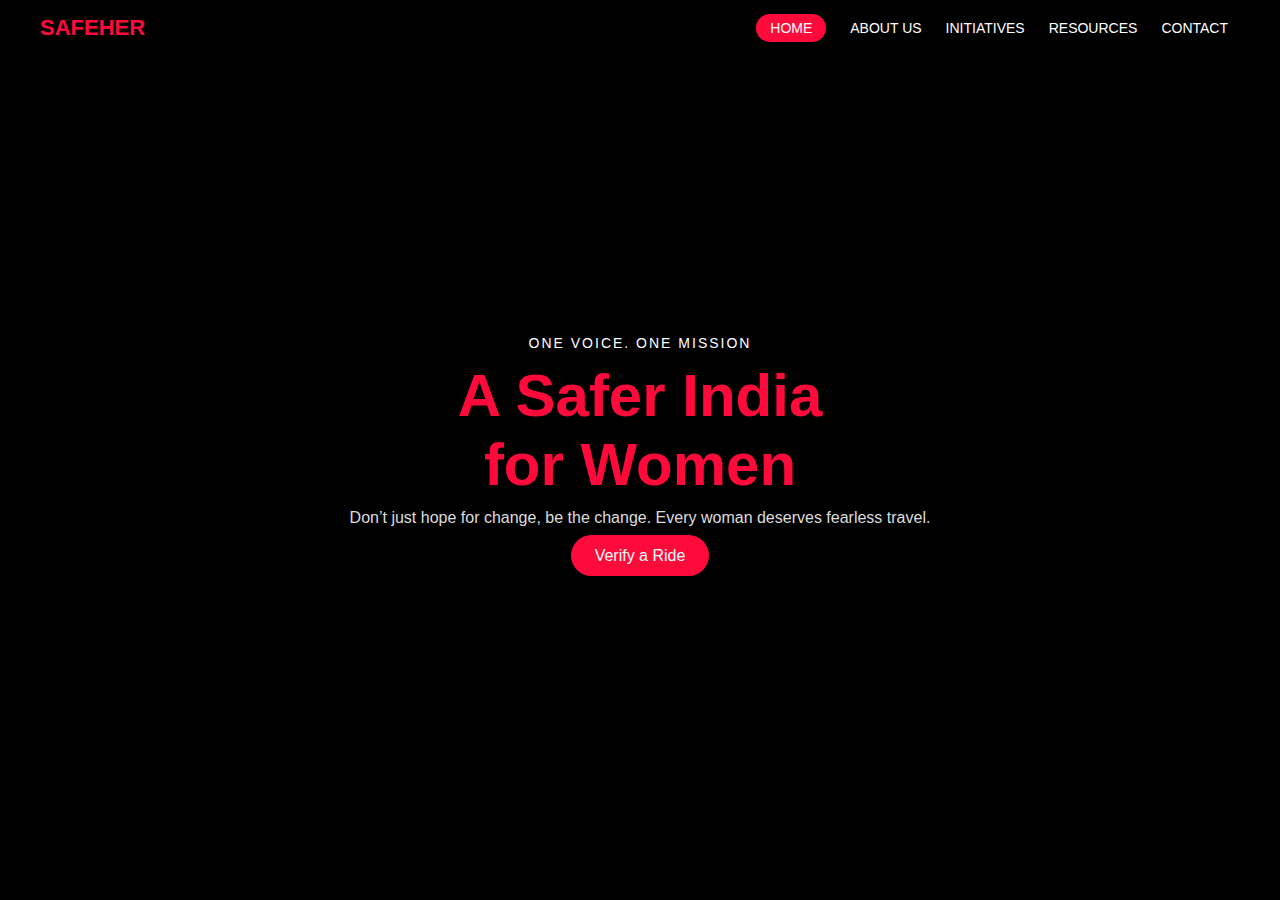
<file: index.html>
<!DOCTYPE html>
<html>
<head>
<title>SafeHer – A Safer India for Women</title>

<style>

/* ===== BASIC ===== */
*{
 margin:0;
 padding:0;
 box-sizing:border-box;
 font-family:Arial;
}

body{
 background:black;
 color:white;
}

/* ===== NAVBAR ===== */
nav{
 display:flex;
 justify-content:space-between;
 align-items:center;
 padding:15px 40px;
 position:absolute;
 width:100%;
 top:0;
 z-index:10;
}

.logo{
 font-size:22px;
 font-weight:bold;
 color:#ff0a3b;
}

nav ul{
 display:flex;
 list-style:none;
}

nav ul li{
 margin:0 12px;
}

nav a{
 color:white;
 text-decoration:none;
 font-size:14px;
}

nav .active{
 background:#ff0a3b;
 padding:6px 14px;
 border-radius:20px;
}

/* ===== HERO SECTION ===== */
.hero{
 height:100vh;
 background:
 linear-gradient(rgba(0,0,0,0.7),rgba(0,0,0,0.7)),
 url('https://images.pexels.com/photos/3810792/pexels-photo-3810792.jpeg');

 background-size:cover;
 background-position:center;

 display:flex;
 align-items:center;
 justify-content:center;
 text-align:center;
}

.content{
 width:70%;
}

.small{
 letter-spacing:2px;
 font-size:14px;
}

.main{
 font-size:60px;
 color:#ff0a3b;
 margin:10px 0;
}

.tag{
 font-size:16px;
 margin-bottom:20px;
 color:#ddd;
}

/* ===== BUTTONS ===== */
.btn{
 padding:12px 24px;
 margin:10px;
 border-radius:30px;
 text-decoration:none;
}

.primary{
 background:#ff0a3b;
 color:white;
}

.outline{
 border:1px solid #ff0a3b;
 color:#ff0a3b;
}

</style>
</head>

<body>

<!-- NAVBAR -->
<nav>

 <div class="logo">
   SAFEHER
 </div>

 <ul>
  <li><a class="active" href="#">HOME</a></li>
  <li><a href="#">ABOUT US</a></li>
  <li><a href="#">INITIATIVES</a></li>
  <li><a href="#">RESOURCES</a></li>
  <li><a href="#">CONTACT</a></li>
 </ul>

</nav>


<!-- HERO -->
<section class="hero" id="hero">

<div class="content">

 <p class="small">ONE VOICE. ONE MISSION</p>

 <h1 class="main">
  A Safer India<br>for Women
 </h1>

 <p class="tag">
 Don’t just hope for change, be the change.
 Every woman deserves fearless travel.
 </p>

 <a href="verify.html" class="btn primary">
  Verify a Ride
 </a>

</div>

</section>



</body>
</html>
</file>
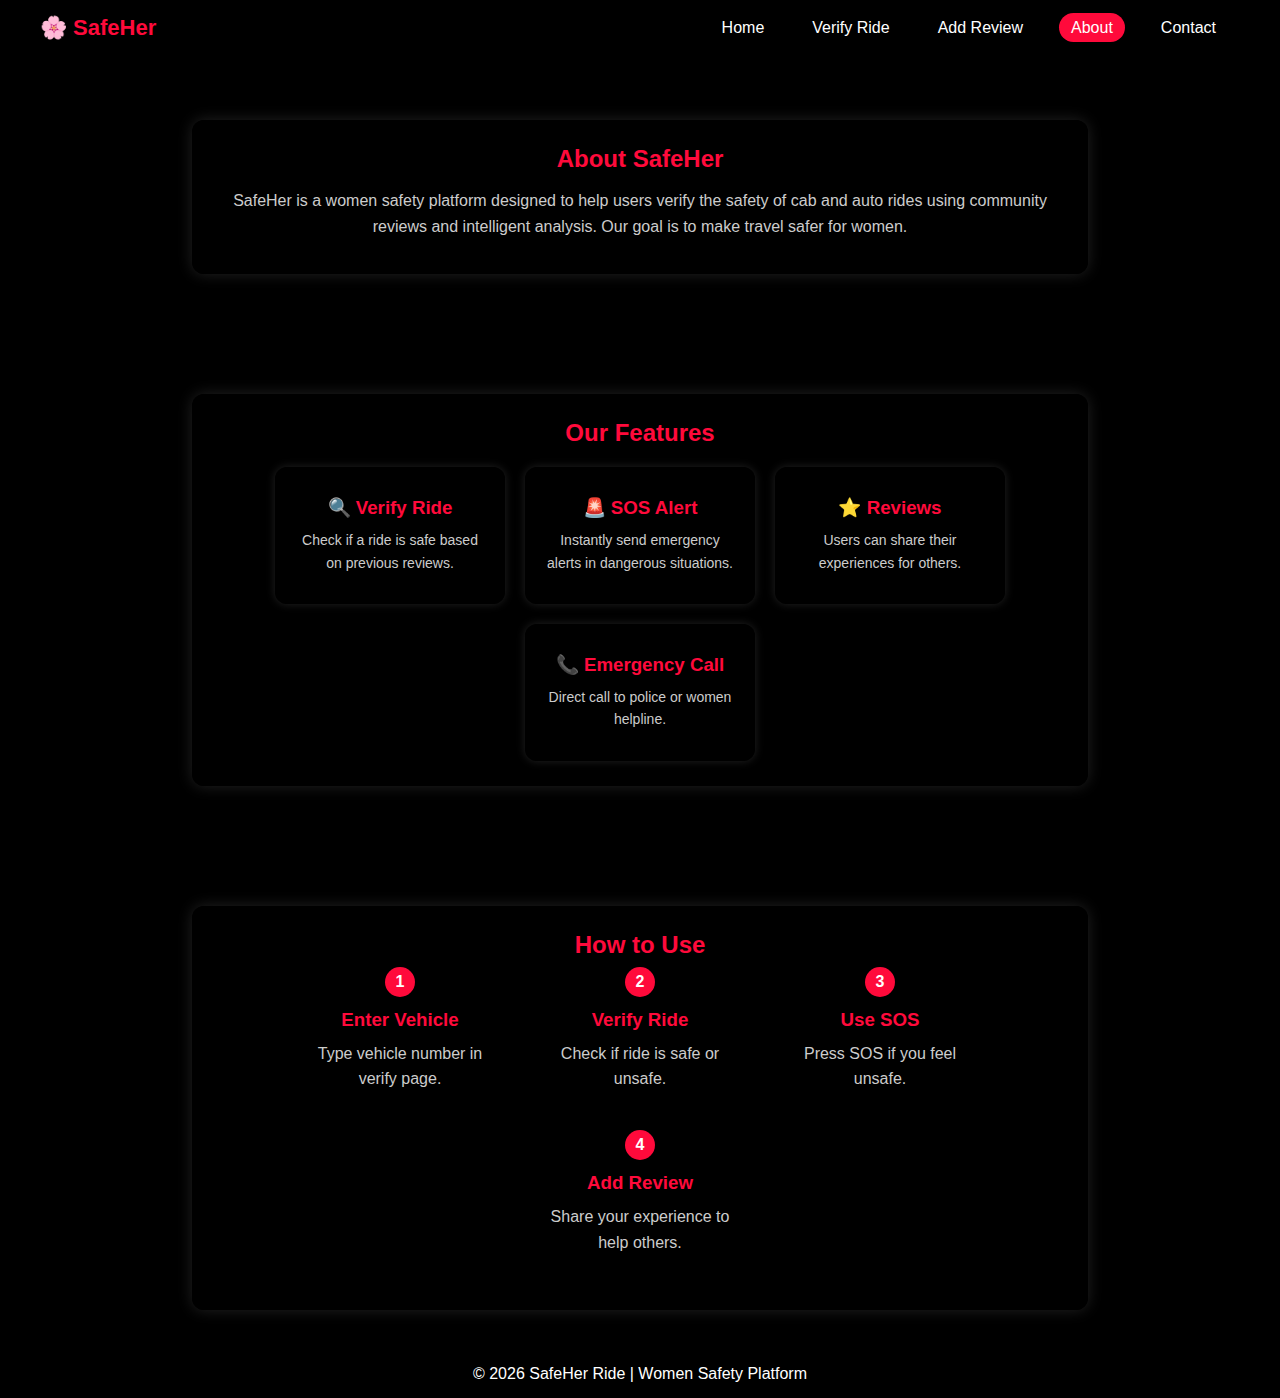
<file: about.html>
<!DOCTYPE html>
<html>
<head>
  <title>About SafeHer</title>
  <link rel="stylesheet" href="about.css">
</head>

<body>

<!-- ===== NAVBAR ===== -->
<nav>
  <div class="logo">🌸 SafeHer</div>

  <ul>
    <li><a href="index.html">Home</a></li>
    <li><a href="verify.html">Verify Ride</a></li>
    <li><a href="review.html">Add Review</a></li>
    <li><a href="about.html" class="active">About</a></li>
    <li><a href="contact.html">Contact</a></li>
  </ul>
</nav>

<!-- ===== ABOUT SECTION ===== -->
<div class="card">

  <h2>About SafeHer</h2>

  <p>
    SafeHer is a women safety platform designed to help users verify 
    the safety of cab and auto rides using community reviews and 
    intelligent analysis. Our goal is to make travel safer for women.
  </p>

</div>

<!-- ===== FEATURES ===== -->
<div class="card">

  <h2>Our Features</h2>

  <div class="features">

    <div class="feature-card">
      <h3>🔍 Verify Ride</h3>
      <p>Check if a ride is safe based on previous reviews.</p>
    </div>

    <div class="feature-card">
      <h3>🚨 SOS Alert</h3>
      <p>Instantly send emergency alerts in dangerous situations.</p>
    </div>

    <div class="feature-card">
      <h3>⭐ Reviews</h3>
      <p>Users can share their experiences for others.</p>
    </div>

    <div class="feature-card">
      <h3>📞 Emergency Call</h3>
      <p>Direct call to police or women helpline.</p>
    </div>

  </div>

</div>

<!-- ===== HOW TO USE ===== -->
<div class="card">

  <h2>How to Use</h2>

  <div class="steps">

    <div class="step-box">
      <div class="step-number">1</div>
      <h3>Enter Vehicle</h3>
      <p>Type vehicle number in verify page.</p>
    </div>

    <div class="step-box">
      <div class="step-number">2</div>
      <h3>Verify Ride</h3>
      <p>Check if ride is safe or unsafe.</p>
    </div>

    <div class="step-box">
      <div class="step-number">3</div>
      <h3>Use SOS</h3>
      <p>Press SOS if you feel unsafe.</p>
    </div>

    <div class="step-box">
      <div class="step-number">4</div>
      <h3>Add Review</h3>
      <p>Share your experience to help others.</p>
    </div>

  </div>

</div>

<!-- ===== FOOTER ===== -->
<footer>
  <p>© 2026 SafeHer Ride | Women Safety Platform</p>
</footer>

</body>
</html>
</file>
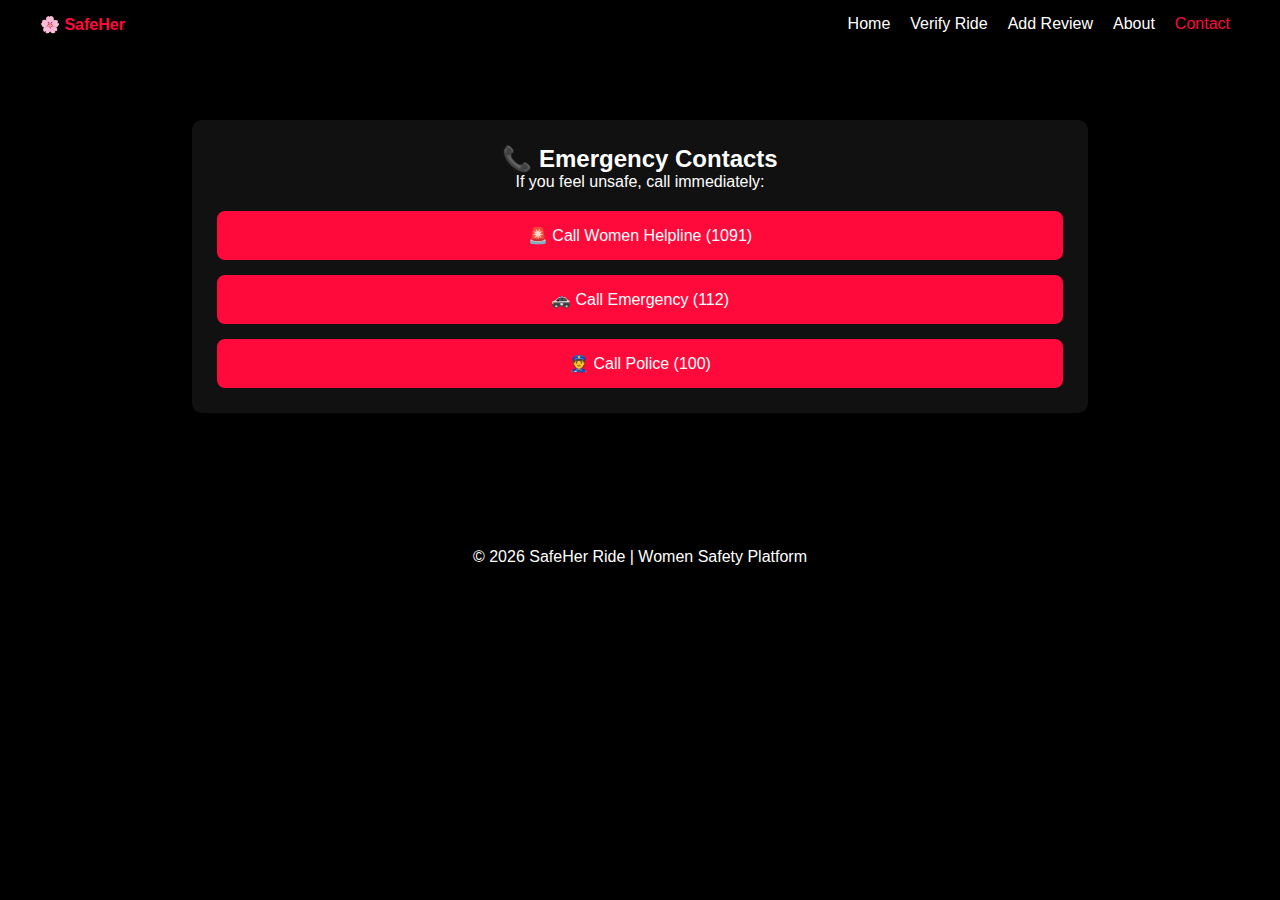
<file: contact.html>
<!DOCTYPE html>
<html>
<head>
  <title>Contact</title>
  <link rel="stylesheet" href="contact.css">
</head>

<body>

<!-- NAVBAR -->
<nav>
  <div class="logo">🌸 SafeHer</div>
  <ul>
    <li><a href="index.html">Home</a></li>
    <li><a href="verify.html">Verify Ride</a></li>
    <li><a href="review.html">Add Review</a></li>
    <li><a href="about.html">About</a></li>
    <li><a href="contact.html" class="active">Contact</a></li>
  </ul>
</nav>

<!-- CONTACT CARD -->
<div class="card">

  <h2>📞 Emergency Contacts</h2>

  <p>If you feel unsafe, call immediately:</p>

  <div class="contact-buttons">

    <a href="tel:1091" class="call-btn">
      🚨 Call Women Helpline (1091)
    </a>

    <a href="tel:112" class="call-btn">
      🚓 Call Emergency (112)
    </a>

    <a href="tel:100" class="call-btn">
      👮 Call Police (100)
    </a>

  </div>

</div>

<!-- FOOTER -->
<footer>
  <p>© 2026 SafeHer Ride | Women Safety Platform</p>
</footer>

</body>
</html>
</file>
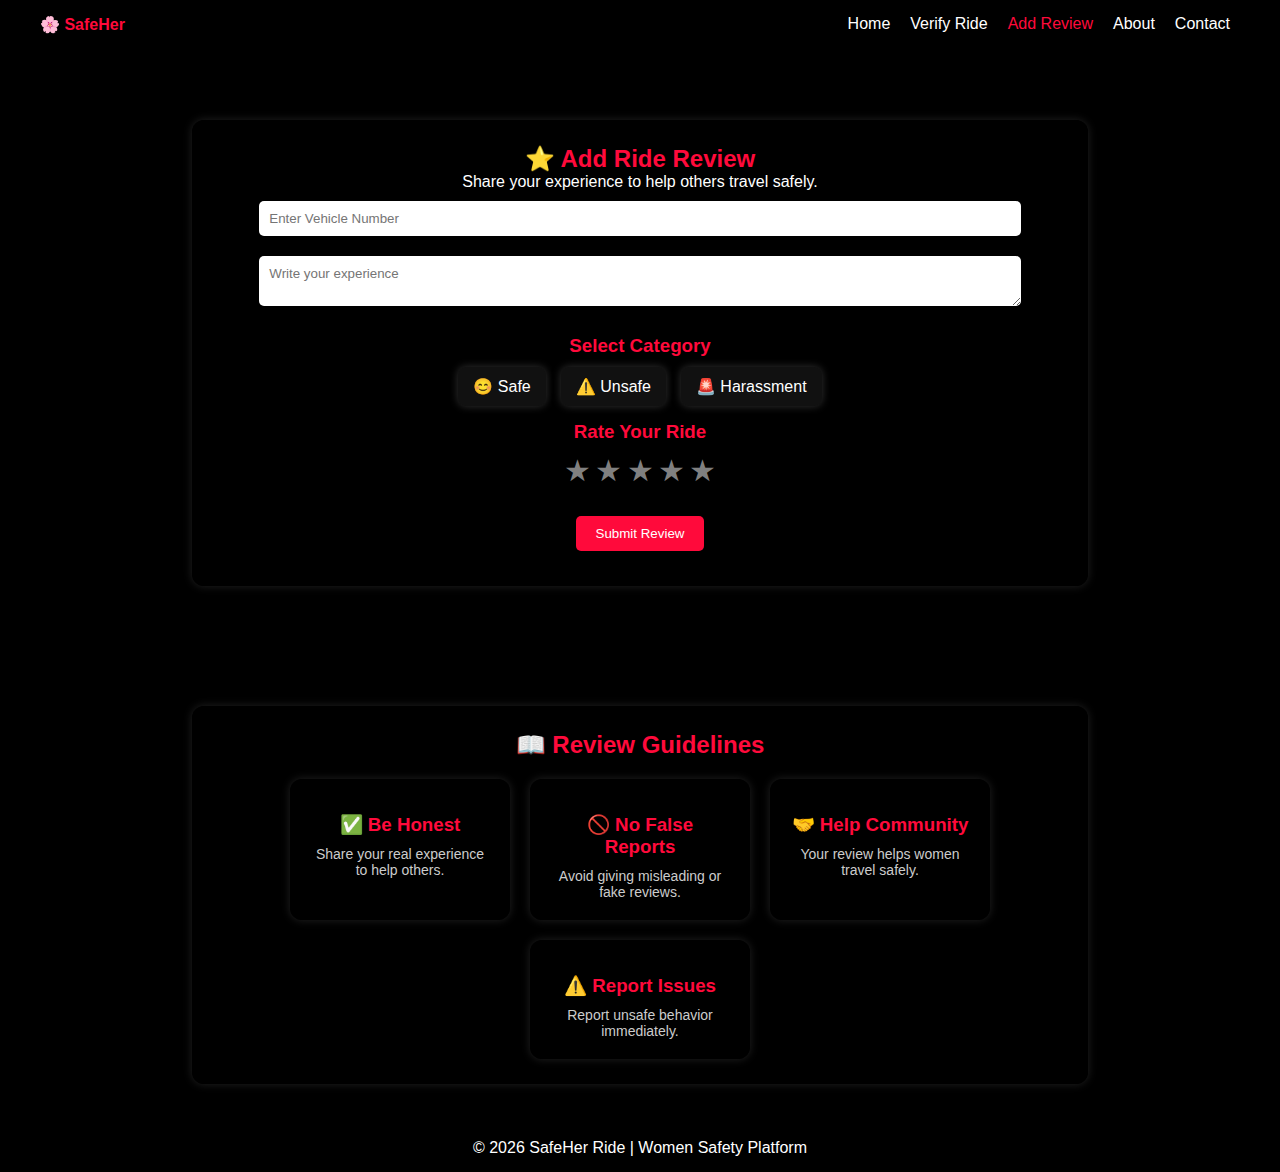
<file: review.html>
<!DOCTYPE html>
<html>
<head>
  <title>Add Review</title>
  <link rel="stylesheet" href="review.css">
</head>

<body>

<!-- ===== NAVBAR ===== -->
<nav>
  <div class="logo">🌸 SafeHer</div>

  <ul>
    <li><a href="index.html">Home</a></li>
    <li><a href="verify.html">Verify Ride</a></li>
    <li><a href="review.html" class="active">Add Review</a></li>
    <li><a href="about.html">About</a></li>
    <li><a href="contact.html">Contact</a></li>
  </ul>
</nav>

<!-- ===== REVIEW FORM ===== -->
<div class="card">

  <h2>⭐ Add Ride Review</h2>

  <p>Share your experience to help others travel safely.</p>

  <input id="vno" placeholder="Enter Vehicle Number">

  <textarea id="text" placeholder="Write your experience"></textarea>

  <!-- CATEGORY -->
  <h3>Select Category</h3>

  <div class="review-type">
    <div class="type-box" onclick="selectType('safe', this)">😊 Safe</div>
    <div class="type-box" onclick="selectType('unsafe', this)">⚠️ Unsafe</div>
    <div class="type-box" onclick="selectType('harassment', this)">🚨 Harassment</div>
  </div>

  <input type="hidden" id="label">

  <!-- RATING -->
  <h3>Rate Your Ride</h3>

  <div class="stars">
    <span onclick="rate(1)">★</span>
    <span onclick="rate(2)">★</span>
    <span onclick="rate(3)">★</span>
    <span onclick="rate(4)">★</span>
    <span onclick="rate(5)">★</span>
  </div>

  <input type="hidden" id="rating">

  <br>

  <button onclick="addReview()">Submit Review</button>

  <p id="msg"></p>

</div>

<!-- ===== GUIDELINES ===== -->
<div class="card">

  <h2>📖 Review Guidelines</h2>

  <div class="guidelines">

    <div class="guide-box">
      <h3>✅ Be Honest</h3>
      <p>Share your real experience to help others.</p>
    </div>

    <div class="guide-box">
      <h3>🚫 No False Reports</h3>
      <p>Avoid giving misleading or fake reviews.</p>
    </div>

    <div class="guide-box">
      <h3>🤝 Help Community</h3>
      <p>Your review helps women travel safely.</p>
    </div>

    <div class="guide-box">
      <h3>⚠️ Report Issues</h3>
      <p>Report unsafe behavior immediately.</p>
    </div>

  </div>

</div>

<!-- ===== FOOTER ===== -->
<footer>
  <p>© 2026 SafeHer Ride | Women Safety Platform</p>
</footer>

<script src="script.js"></script>

</body>
</html>
</file>
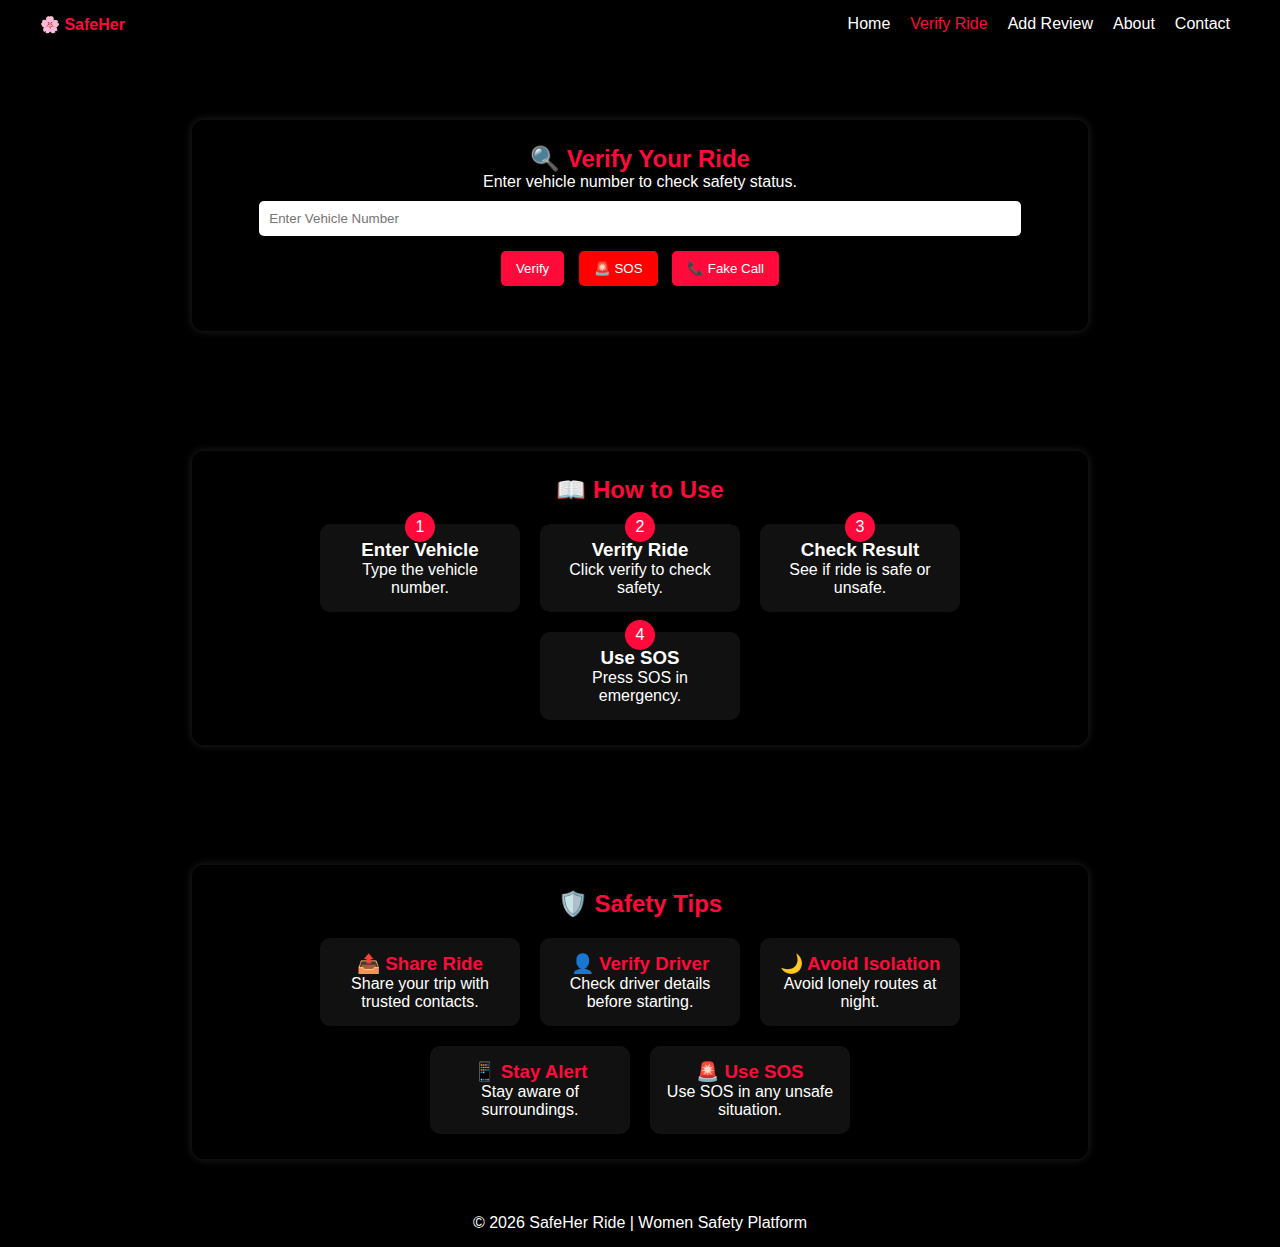
<file: verify.html>
<!DOCTYPE html>
<html>
<head>
  <title>Verify Ride</title>
  <link rel="stylesheet" href="verify.css">
</head>

<body>

<!-- ===== NAVBAR ===== -->
<nav>
  <div class="logo">🌸 SafeHer</div>

  <ul>
    <li><a href="index.html">Home</a></li>
    <li><a href="verify.html" class="active">Verify Ride</a></li>
    <li><a href="review.html">Add Review</a></li>
    <li><a href="about.html">About</a></li>
    <li><a href="contact.html">Contact</a></li>
  </ul>
</nav>

<!-- ===== VERIFY CARD ===== -->
<div class="card">

  <h2>🔍 Verify Your Ride</h2>

  <p>Enter vehicle number to check safety status.</p>

  <input id="vehicle" placeholder="Enter Vehicle Number">

  <button onclick="verifyRide()">Verify</button>

  <button class="sos" onclick="sendSOS()">🚨 SOS</button>

  <button onclick="fakeCall()">📞 Fake Call</button>

  <div id="result"></div>

</div>

<!-- ===== HOW TO USE ===== -->
<div class="card">

  <h2>📖 How to Use</h2>

  <div class="steps">

    <div class="step-box">
      <div class="step-number">1</div>
      <h3>Enter Vehicle</h3>
      <p>Type the vehicle number.</p>
    </div>

    <div class="step-box">
      <div class="step-number">2</div>
      <h3>Verify Ride</h3>
      <p>Click verify to check safety.</p>
    </div>

    <div class="step-box">
      <div class="step-number">3</div>
      <h3>Check Result</h3>
      <p>See if ride is safe or unsafe.</p>
    </div>

    <div class="step-box">
      <div class="step-number">4</div>
      <h3>Use SOS</h3>
      <p>Press SOS in emergency.</p>
    </div>

  </div>

</div>

<!-- ===== SAFETY TIPS ===== -->
<div class="card">

  <h2>🛡️ Safety Tips</h2>

  <div class="tips-grid">

    <div class="tip-box">
      <h3>📤 Share Ride</h3>
      <p>Share your trip with trusted contacts.</p>
    </div>

    <div class="tip-box">
      <h3>👤 Verify Driver</h3>
      <p>Check driver details before starting.</p>
    </div>

    <div class="tip-box">
      <h3>🌙 Avoid Isolation</h3>
      <p>Avoid lonely routes at night.</p>
    </div>

    <div class="tip-box">
      <h3>📱 Stay Alert</h3>
      <p>Stay aware of surroundings.</p>
    </div>

    <div class="tip-box">
      <h3>🚨 Use SOS</h3>
      <p>Use SOS in any unsafe situation.</p>
    </div>

  </div>

</div>

<!-- ===== FOOTER ===== -->
<footer>
  <p>© 2026 SafeHer Ride | Women Safety Platform</p>
</footer>

<script src="script.js"></script>

</body>
</html>
</file>
<file: about.css>
/* ===== BASIC ===== */
*{
 margin:0;
 padding:0;
 box-sizing:border-box;
 font-family:Arial;
}

body{
 background:black;
 color:white;
}

/* ===== NAVBAR ===== */
nav{
 display:flex;
 justify-content:space-between;
 align-items:center;
 padding:15px 40px;
 position:fixed;
 width:100%;
 top:0;
 background:black;
 z-index:1000;
}

.logo{
 font-size:22px;
 font-weight:bold;
 color:#ff0a3b;
}

nav ul{
 display:flex;
 list-style:none;
}

nav ul li{
 margin:0 12px;
}

nav a{
 color:white;
 text-decoration:none;
 padding:6px 12px;
 border-radius:20px;
}

nav a:hover{
 color:#ff0a3b;
}

nav a.active{
 background:#ff0a3b;
 color:white;
}

/* ===== CARD ===== */
.card{
 width:70%;
 margin:120px auto 40px;
 background:rgba(0,0,0,0.8);
 padding:25px;
 border-radius:12px;
 box-shadow:0 0 15px #222;
 text-align:center;
}

/* ===== HEADINGS ===== */
.card h2{
 color:#ff0a3b;
 margin-bottom:15px;
}

.card h3{
 color:#ff0a3b;
 margin-top:10px;
}

/* ===== TEXT ===== */
.card p{
 color:#ccc;
 margin:10px 0;
 line-height:1.6;
}

/* ===== FEATURES ===== */
.features{
 display:flex;
 flex-wrap:wrap;
 justify-content:center;
 gap:20px;
 margin-top:20px;
}

.feature-card{
 background:rgba(0,0,0,0.7);
 padding:20px;
 width:230px;
 border-radius:12px;
 box-shadow:0 0 10px #222;
 transition:0.3s;
 position:relative;
 overflow:hidden;
}

.feature-card:hover{
 transform:translateY(-8px);
 box-shadow:0 0 20px #ff0a3b;
}

.feature-card h3{
 color:#ff0a3b;
 margin-bottom:10px;
}

.feature-card p{
 color:#ccc;
 font-size:14px;
}

/* Glow Animation */
.feature-card::before{
 content:"";
 position:absolute;
 top:0;
 left:-100%;
 width:100%;
 height:100%;
 background:linear-gradient(90deg,transparent,#ff0a3b,transparent);
 transition:0.5s;
}

.feature-card:hover::before{
 left:100%;
}

/* ===== STEPS ===== */
.steps{
 display:flex;
 flex-wrap:wrap;
 justify-content:center;
 gap:20px;
 margin-top:20px;
}

.step-box{
 background:rgba(0,0,0,0.7);
 padding:20px;
 width:220px;
 border-radius:10px;
 position:relative;
 transition:0.3s;
}

.step-box:hover{
 transform:translateY(-8px);
 box-shadow:0 0 15px #ff0a3b;
}

.step-number{
 position:absolute;
 top:-12px;
 left:50%;
 transform:translateX(-50%);
 background:#ff0a3b;
 width:30px;
 height:30px;
 border-radius:50%;
 display:flex;
 align-items:center;
 justify-content:center;
 font-weight:bold;
}

/* ===== FOOTER ===== */
footer{
 background:black;
 text-align:center;
 padding:15px;
 margin-top:20px;
}

/* ===== RESPONSIVE ===== */
@media(max-width:768px){
 .card{
  width:90%;
 }

 .feature-card,
 .step-box{
  width:90%;
 }
}
</file>
<file: contact.css>
/* ===== BASIC ===== */
*{
 margin:0;
 padding:0;
 box-sizing:border-box;
 font-family:Arial;
}

body{
 background:black;
 color:white;
}

/* NAVBAR */
nav{
 display:flex;
 justify-content:space-between;
 padding:15px 40px;
 position:fixed;
 width:100%;
 top:0;
 background:black;
}

.logo{
 color:#ff0a3b;
 font-weight:bold;
}

nav ul{
 display:flex;
 list-style:none;
}

nav ul li{
 margin:0 10px;
}

nav a{
 color:white;
 text-decoration:none;
}

.active{
 color:#ff0a3b;
}

/* CARD */
.card{
 width:70%;
 margin:120px auto;
 background:#111;
 padding:25px;
 border-radius:10px;
 text-align:center;
}

/* BUTTONS */
.contact-buttons{
 display:flex;
 flex-direction:column;
 gap:15px;
 margin-top:20px;
}

.call-btn{
 display:block;
 padding:15px;
 background:#ff0a3b;
 color:white;
 text-decoration:none;
 border-radius:8px;
 font-size:16px;
 transition:0.3s;
}

.call-btn:hover{
 background:#ff2c5c;
 transform:scale(1.05);
}

/* FOOTER */
footer{
 text-align:center;
 padding:15px;
}
</file>
<file: review.css>
/* ===== BASIC ===== */
*{
 margin:0;
 padding:0;
 box-sizing:border-box;
 font-family:Arial;
}

body{
 background:black;
 color:white;
}

/* ===== NAVBAR ===== */
nav{
 display:flex;
 justify-content:space-between;
 padding:15px 40px;
 position:fixed;
 width:100%;
 top:0;
 background:black;
}

.logo{
 color:#ff0a3b;
 font-weight:bold;
}

nav ul{
 display:flex;
 list-style:none;
}

nav ul li{
 margin:0 10px;
}

nav a{
 color:white;
 text-decoration:none;
}

nav a.active{
 color:#ff0a3b;
}

/* ===== CARD ===== */
.card{
 width:70%;
 margin:120px auto 40px;
 background:rgba(0,0,0,0.8);
 padding:25px;
 border-radius:12px;
 text-align:center;
 box-shadow:0 0 10px #222;
}

.card h2{
 color:#ff0a3b;
}

.card h3{
 color:#ff0a3b;
 margin-top:15px;
}

/* ===== INPUT ===== */
input, textarea{
 width:90%;
 padding:10px;
 margin:10px;
 border-radius:5px;
 border:none;
}

/* ===== CATEGORY ===== */
.review-type{
 display:flex;
 justify-content:center;
 gap:15px;
 flex-wrap:wrap;
 margin-top:10px;
}

.type-box{
 background:#111;
 padding:10px 15px;
 border-radius:8px;
 cursor:pointer;
 box-shadow:0 0 8px #333;
 transition:0.3s;
}

.type-box:hover{
 background:#ff0a3b;
}

.type-box.active{
 background:#ff0a3b;
}

/* ===== STARS ===== */
.stars{
 margin:10px 0;
}

.stars span{
 font-size:30px;
 cursor:pointer;
 color:gray;
}

.stars .active{
 color:gold;
}

/* ===== BUTTON ===== */
button{
 padding:10px 20px;
 background:#ff0a3b;
 color:white;
 border:none;
 border-radius:5px;
}

button:hover{
 opacity:0.8;
 cursor:pointer;
}

/* ===== MESSAGE ===== */
#msg{
 margin-top:10px;
}

/* ===== GUIDELINES ===== */
.guidelines{
 display:flex;
 flex-wrap:wrap;
 justify-content:center;
 gap:20px;
 margin-top:20px;
}

.guide-box{
 background:rgba(0,0,0,0.7);
 padding:20px;
 width:220px;
 border-radius:12px;
 text-align:center;
 box-shadow:0 0 10px #222;
 transition:0.3s;
 position:relative;
 overflow:hidden;
}

.guide-box:hover{
 transform:translateY(-6px);
 box-shadow:0 0 15px #ff0a3b;
}

.guide-box h3{
 color:#ff0a3b;
 margin-bottom:10px;
}

.guide-box p{
 color:#ccc;
 font-size:14px;
}

/* Glow Animation */
.guide-box::before{
 content:"";
 position:absolute;
 top:0;
 left:-100%;
 width:100%;
 height:100%;
 background:linear-gradient(90deg,transparent,#ff0a3b,transparent);
 transition:0.5s;
}

.guide-box:hover::before{
 left:100%;
}

/* ===== FOOTER ===== */
footer{
 text-align:center;
 padding:15px;
}

/* ===== RESPONSIVE ===== */
@media(max-width:768px){
 .card{
  width:90%;
 }

 .guide-box{
  width:90%;
 }
}
</file>
<file: verify.css>
/* ===== BASIC ===== */
*{
 margin:0;
 padding:0;
 box-sizing:border-box;
 font-family:Arial;
}

body{
 background:black;
 color:white;
}

/* ===== NAVBAR ===== */
nav{
 display:flex;
 justify-content:space-between;
 padding:15px 40px;
 position:fixed;
 width:100%;
 top:0;
 background:black;
}

.logo{
 color:#ff0a3b;
 font-weight:bold;
}

nav ul{
 display:flex;
 list-style:none;
}

nav ul li{
 margin:0 10px;
}

nav a{
 color:white;
 text-decoration:none;
}

nav a.active{
 color:#ff0a3b;
}

/* ===== CARD ===== */
.card{
 width:70%;
 margin:120px auto 40px;
 background:rgba(0,0,0,0.8);
 padding:25px;
 border-radius:12px;
 text-align:center;
 box-shadow:0 0 10px #222;
}

.card h2{
 color:#ff0a3b;
}

/* ===== INPUT ===== */
input{
 width:90%;
 padding:10px;
 margin:10px;
 border-radius:5px;
 border:none;
}

/* ===== BUTTON ===== */
button{
 padding:10px 15px;
 margin:5px;
 background:#ff0a3b;
 color:white;
 border:none;
 border-radius:5px;
}

button:hover{
 opacity:0.8;
 cursor:pointer;
}

.sos{
 background:red;
}

/* ===== RESULT ===== */
#result{
 margin-top:15px;
 font-size:18px;
 font-weight:bold;
}

/* ===== STEPS ===== */
.steps{
 display:flex;
 flex-wrap:wrap;
 justify-content:center;
 gap:20px;
 margin-top:20px;
}

.step-box{
 background:#111;
 padding:15px;
 width:200px;
 border-radius:10px;
 position:relative;
 transition:0.3s;
}

.step-box:hover{
 transform:translateY(-6px);
 box-shadow:0 0 15px #ff0a3b;
}

.step-number{
 position:absolute;
 top:-12px;
 left:50%;
 transform:translateX(-50%);
 background:#ff0a3b;
 width:30px;
 height:30px;
 border-radius:50%;
 display:flex;
 align-items:center;
 justify-content:center;
}

/* ===== TIPS ===== */
.tips-grid{
 display:flex;
 flex-wrap:wrap;
 justify-content:center;
 gap:20px;
 margin-top:20px;
}

.tip-box{
 background:#111;
 padding:15px;
 width:200px;
 border-radius:10px;
 transition:0.3s;
}

.tip-box:hover{
 transform:translateY(-6px);
 box-shadow:0 0 15px #ff0a3b;
}

.tip-box h3{
 color:#ff0a3b;
}

/* ===== FOOTER ===== */
footer{
 text-align:center;
 padding:15px;
}

/* ===== RESPONSIVE ===== */
@media(max-width:768px){
 .card{
  width:90%;
 }

 .step-box,
 .tip-box{
  width:90%;
 }
}
</file>
